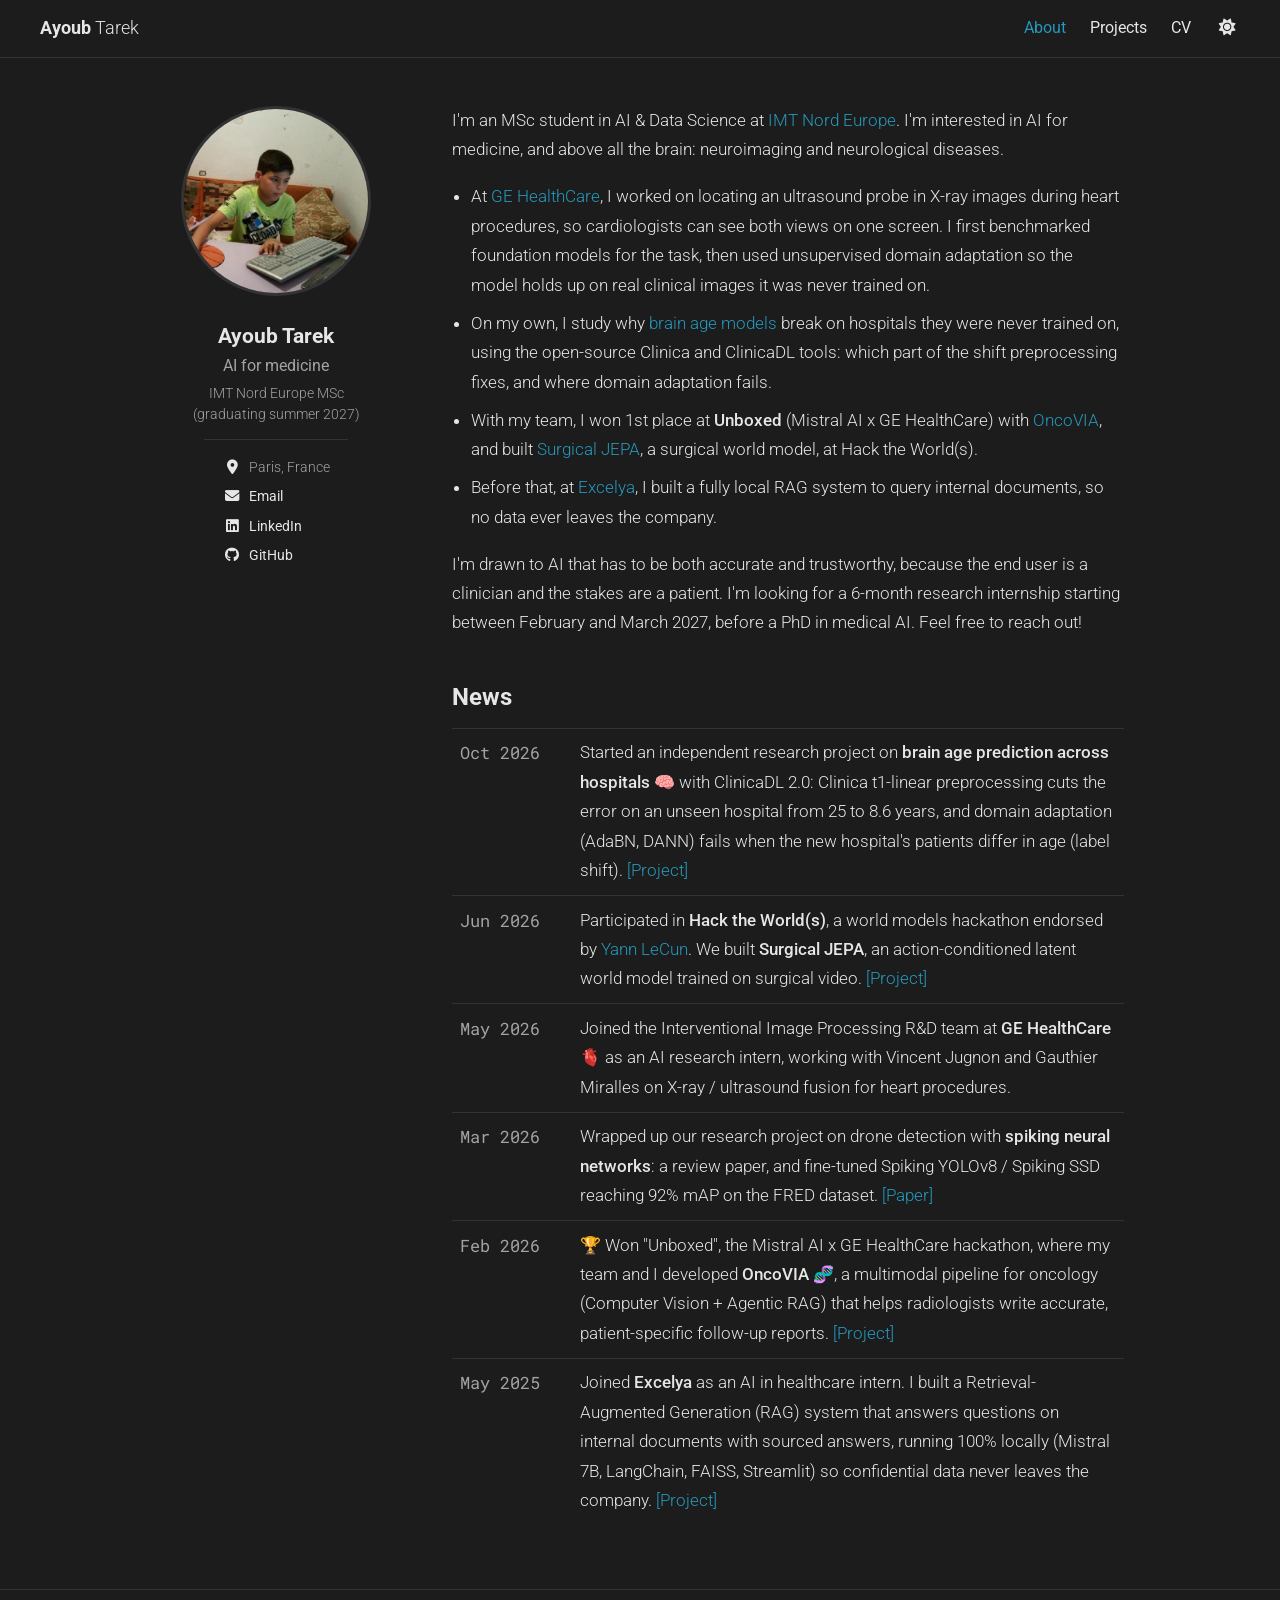
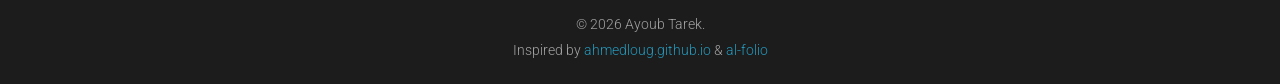
<file: index.html>
<!doctype html>
<html lang="en">
<head>
  <meta charset="utf-8">
  <meta name="viewport" content="width=device-width, initial-scale=1">
  <title>Ayoub Tarek</title>
  <meta name="description" content="Ayoub Tarek : engineering student at IMT Nord Europe (AI & Data Science), working on AI for medicine and neuroimaging.">
  <link rel="canonical" href="https://Ayoub-TAREK.github.io/">

  <!-- Set theme before paint to avoid a light/dark flash -->
  <script>
    (function () {
      var t = null;
      try { t = localStorage.getItem("theme"); } catch (e) {}
      if (!t) t = "dark"; // dark by default
      document.documentElement.setAttribute("data-theme", t);
    })();
  </script>

  <link rel="preconnect" href="https://fonts.googleapis.com">
  <link rel="preconnect" href="https://fonts.gstatic.com" crossorigin>
  <link href="https://fonts.googleapis.com/css2?family=Roboto:wght@300;400;500;700&family=Roboto+Mono&display=swap" rel="stylesheet">
  <link rel="stylesheet" href="https://cdnjs.cloudflare.com/ajax/libs/font-awesome/6.5.1/css/all.min.css">
  <link rel="stylesheet" href="assets/css/style.css">
</head>
<body>

  <nav class="navbar">
    <div class="container">
      <a class="brand" href="index.html"><strong>Ayoub</strong> Tarek</a>
      <button class="icon-btn menu-toggle" aria-label="Toggle menu" aria-expanded="false"><i class="fa-solid fa-bars"></i></button>
      <ul class="nav-links">
        <li><a href="index.html" class="active">About</a></li>
        <li><a href="projects.html">Projects</a></li>
        <li><a href="images/Ayoub_Tarek_CV.pdf?v=2" target="_blank" rel="noopener">CV</a></li>
        <li>
          <button class="icon-btn theme-toggle" aria-label="Toggle dark mode">
            <i class="fa-solid fa-moon"></i><i class="fa-solid fa-sun"></i>
          </button>
        </li>
      </ul>
    </div>
  </nav>

  <main class="container">
    <div class="about-wrapper">

      <!-- Left: profile -->
      <aside class="profile-col">
        <img src="images/profile.jpg" alt="Ayoub Tarek as a kid at the computer" class="profile-photo" width="460" height="460">
        <div class="profile-name">Ayoub Tarek</div>
        <div class="profile-title">AI for medicine</div>
        <div class="profile-institution">IMT Nord Europe MSc<br>(graduating summer 2027)</div>
        <div class="profile-divider"></div>
        <ul class="profile-social">
          <li><i class="fa-solid fa-location-dot"></i><span>Paris, France</span></li>
          <li><a href="mailto:ayoub.tarek022@gmail.com"><i class="fa-solid fa-envelope"></i>Email</a></li>
          <li><a href="https://www.linkedin.com/in/ayoub-tarek-5283b8320/" target="_blank" rel="noopener"><i class="fa-brands fa-linkedin"></i>LinkedIn</a></li>
          <li><a href="https://github.com/Ayoub-TAREK" target="_blank" rel="noopener"><i class="fa-brands fa-github"></i>GitHub</a></li>
        </ul>
      </aside>

      <!-- Right: content -->
      <div class="about-content">

        <p>
          I'm an MSc student in AI &amp; Data Science at <a href="https://imt-nord-europe.fr/" target="_blank" rel="noopener">IMT Nord Europe</a>.
          I'm interested in AI for medicine, and above all the brain: neuroimaging and neurological diseases.
        </p>

        <ul>
          <li>
            At <a href="https://www.gehealthcare.com/" target="_blank" rel="noopener">GE HealthCare</a>, I worked on locating an
            ultrasound probe in X-ray images during heart procedures, so cardiologists can see both views on one screen.
            I first benchmarked foundation models for the task, then used unsupervised domain adaptation so the model
            holds up on real clinical images it was never trained on.
          </li>
          <li>
            On my own, I study why <a href="projects.html">brain age models</a> break on hospitals they were never
            trained on, using the open-source Clinica and ClinicaDL tools: which part of the shift preprocessing fixes,
            and where domain adaptation fails.
          </li>
          <li>
            With my team, I won 1st place at <strong>Unboxed</strong> (Mistral AI x GE HealthCare) with
            <a href="projects.html">OncoVIA</a>, and built <a href="projects.html">Surgical JEPA</a>, a surgical world model, at Hack the World(s).
          </li>
          <li>
            Before that, at <a href="https://www.excelya.com/" target="_blank" rel="noopener">Excelya</a>, I built a fully local
            RAG system to query internal documents, so no data ever leaves the company.
          </li>
        </ul>

        <!-- TODO: draft, rewrite in your own voice -->
        <p>
          I'm drawn to AI that has to be both accurate and trustworthy, because the end user is a clinician and the
          stakes are a patient. I'm looking for a 6-month research internship starting between February and March 2027,
          before a PhD in medical AI. Feel free to reach out!
        </p>

    <section class="news">
      <h2>News</h2>
      <table class="news-table">
        <tbody>
          <tr>
            <th scope="row">Oct 2026</th>
            <td>
              Started an independent research project on <strong>brain age prediction across hospitals</strong> 🧠 with
              ClinicaDL 2.0: Clinica t1-linear preprocessing cuts the error on an unseen hospital from 25 to 8.6 years,
              and domain adaptation (AdaBN, DANN) fails when the new hospital's patients differ in age (label shift).
              <a href="https://github.com/Ayoub-TAREK/ixi-brain-age" target="_blank" rel="noopener">[Project]</a>
            </td>
          </tr>
          <tr>
            <th scope="row">Jun 2026</th>
            <td>
              Participated in <strong>Hack the World(s)</strong>, a world models hackathon endorsed by
              <a href="https://en.wikipedia.org/wiki/Yann_LeCun" target="_blank" rel="noopener">Yann LeCun</a>. We built
              <strong>Surgical JEPA</strong>, an action-conditioned latent world model trained on surgical video.
              <a href="https://github.com/Ayoub-TAREK/eb_jepa_hacktheworlds" target="_blank" rel="noopener">[Project]</a>
            </td>
          </tr>
          <tr>
            <th scope="row">May 2026</th>
            <td>
              Joined the Interventional Image Processing R&amp;D team at <strong>GE HealthCare</strong> 🫀 as an AI research
              intern, working with Vincent Jugnon and Gauthier Miralles on X-ray / ultrasound fusion for heart procedures.
            </td>
          </tr>
          <tr>
            <th scope="row">Mar 2026</th>
            <td>
              Wrapped up our research project on drone detection with <strong>spiking neural networks</strong>: a review
              paper, and fine-tuned Spiking YOLOv8 / Spiking SSD reaching 92% mAP on the FRED dataset.
              <a href="images/projects/drone-detection-snn.pdf" target="_blank" rel="noopener">[Paper]</a>
            </td>
          </tr>
          <tr>
            <th scope="row">Feb 2026</th>
            <td>
              🏆 Won "Unboxed", the Mistral AI x GE HealthCare hackathon, where my team and I developed
              <strong>OncoVIA 🧬</strong>, a multimodal pipeline for oncology (Computer Vision + Agentic RAG) that helps
              radiologists write accurate, patient-specific follow-up reports.
              <a href="https://github.com/Ayoub-TAREK/OncoVIA" target="_blank" rel="noopener">[Project]</a>
            </td>
          </tr>
          <tr>
            <th scope="row">May 2025</th>
            <td>
              Joined <strong>Excelya</strong> as an AI in healthcare intern. I built a Retrieval-Augmented Generation (RAG)
              system that answers questions on internal documents with sourced answers, running 100% locally
              (Mistral 7B, LangChain, FAISS, Streamlit) so confidential data never leaves the company.
              <a href="https://github.com/Ayoub-TAREK/RAG-project-1" target="_blank" rel="noopener">[Project]</a>
            </td>
          </tr>
        </tbody>
      </table>
    </section>

      </div>
    </div>

  </main>

  <footer class="footer">
    <div class="container">
      <p>© <span id="year">2026</span> Ayoub Tarek.</p>
      <p>Inspired by <a href="https://ahmedloug.github.io/" target="_blank" rel="noopener">ahmedloug.github.io</a> &amp; <a href="https://github.com/alshedivat/al-folio" target="_blank" rel="noopener">al-folio</a></p>
    </div>
  </footer>

  <script src="assets/js/main.js"></script>
</body>
</html>
</file>
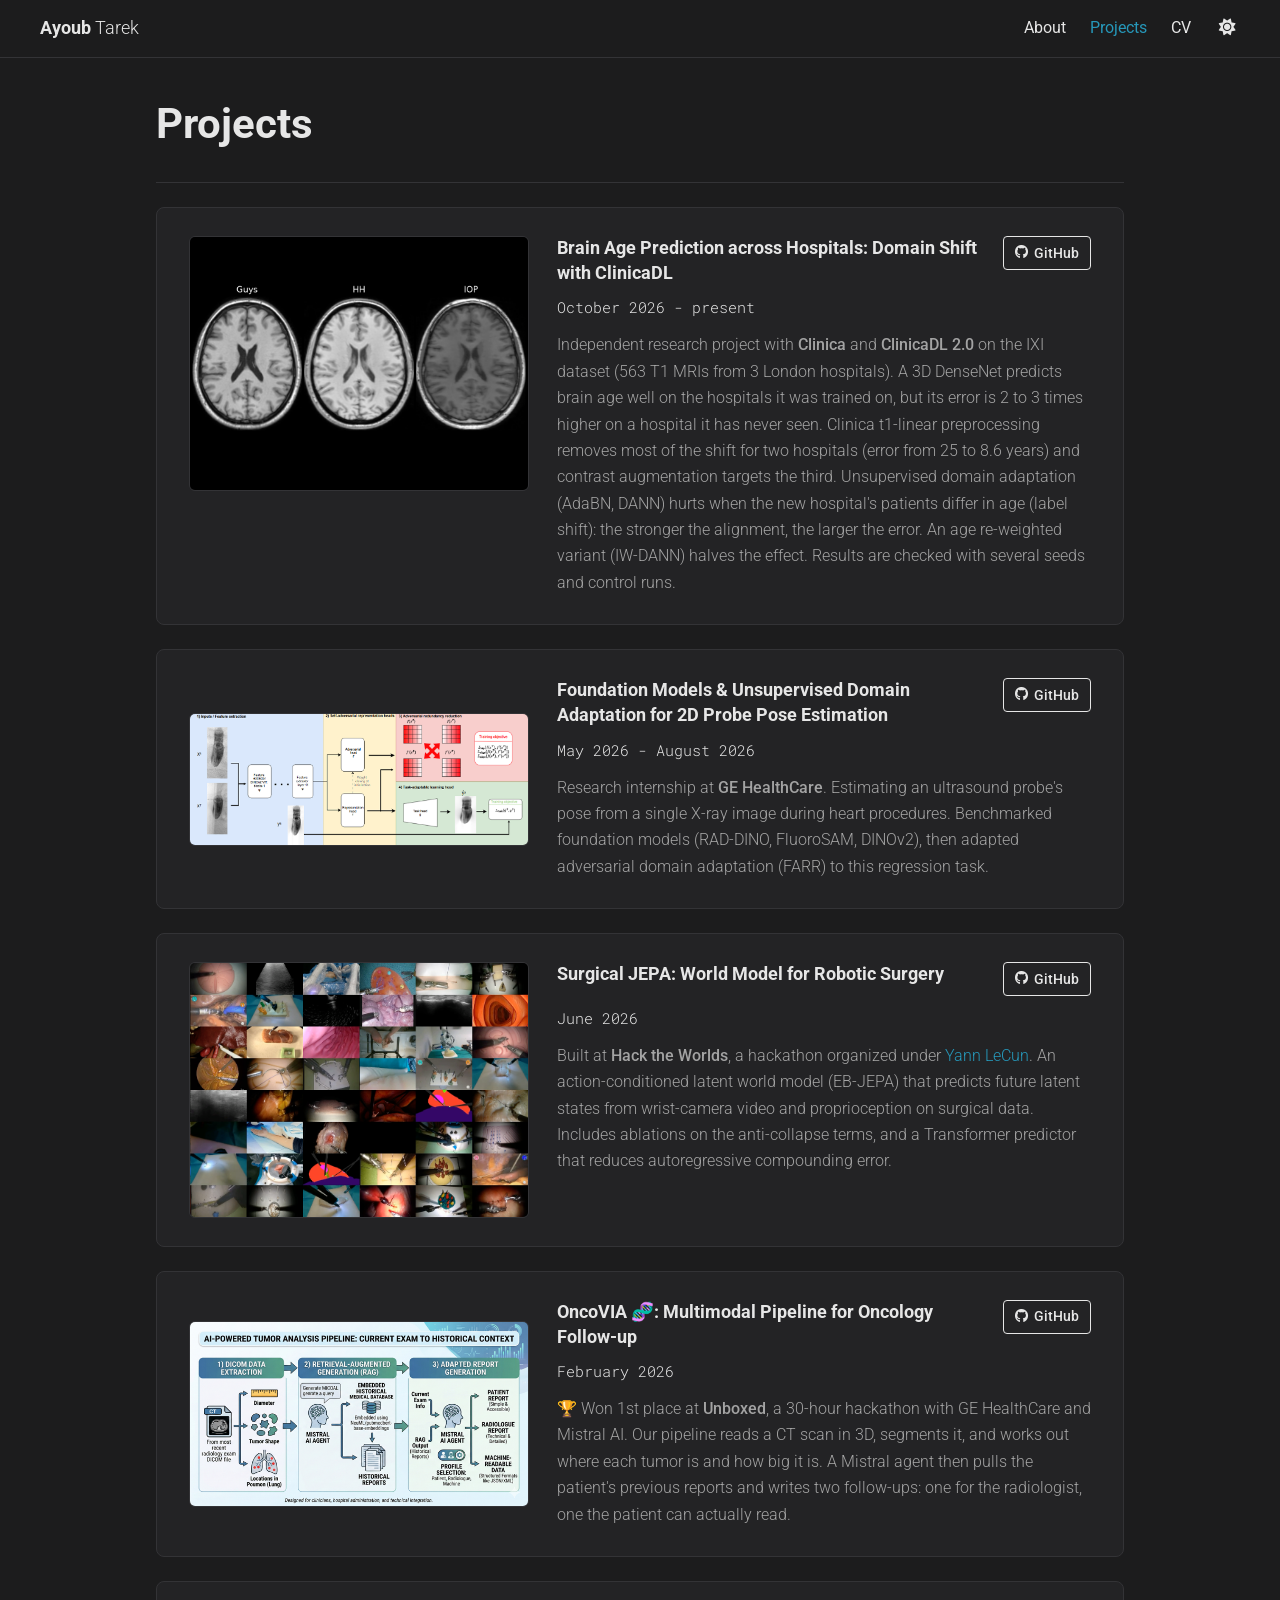
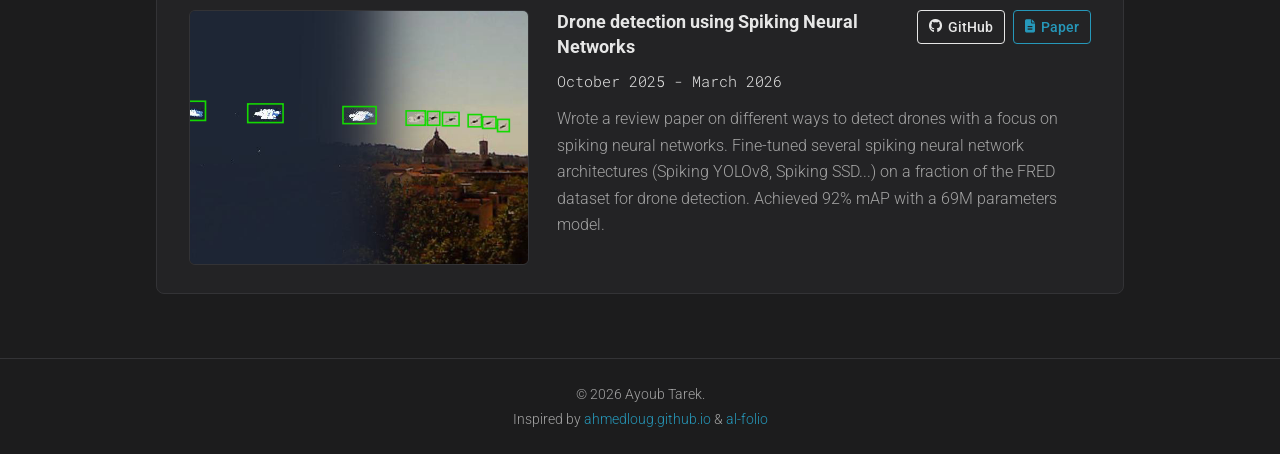
<file: projects.html>
<!doctype html>
<html lang="en">
<head>
  <meta charset="utf-8">
  <meta name="viewport" content="width=device-width, initial-scale=1">
  <title>Projects · Ayoub Tarek</title>
  <meta name="description" content="Projects by Ayoub Tarek: medical AI, world models, spiking neural networks.">

  <script>
    (function () {
      var t = null;
      try { t = localStorage.getItem("theme"); } catch (e) {}
      if (!t) t = "dark"; // dark by default
      document.documentElement.setAttribute("data-theme", t);
    })();
  </script>

  <link rel="preconnect" href="https://fonts.googleapis.com">
  <link rel="preconnect" href="https://fonts.gstatic.com" crossorigin>
  <link href="https://fonts.googleapis.com/css2?family=Roboto:wght@300;400;500;700&family=Roboto+Mono&display=swap" rel="stylesheet">
  <link rel="stylesheet" href="https://cdnjs.cloudflare.com/ajax/libs/font-awesome/6.5.1/css/all.min.css">
  <link rel="stylesheet" href="assets/css/style.css">
</head>
<body>

  <nav class="navbar">
    <div class="container">
      <a class="brand" href="index.html"><strong>Ayoub</strong> Tarek</a>
      <button class="icon-btn menu-toggle" aria-label="Toggle menu" aria-expanded="false"><i class="fa-solid fa-bars"></i></button>
      <ul class="nav-links">
        <li><a href="index.html">About</a></li>
        <li><a href="projects.html" class="active">Projects</a></li>
        <li><a href="images/Ayoub_Tarek_CV.pdf?v=2" target="_blank" rel="noopener">CV</a></li>
        <li>
          <button class="icon-btn theme-toggle" aria-label="Toggle dark mode">
            <i class="fa-solid fa-moon"></i><i class="fa-solid fa-sun"></i>
          </button>
        </li>
      </ul>
    </div>
  </nav>

  <main class="container">

    <header class="page-header">
      <h1 class="page-title"><strong>Projects</strong></h1>
    </header>

    <!--
      To add a project: copy one <article class="project-card"> block.
      Square photos use class="project-thumb"; diagrams use class="project-thumb wide" so they aren't cropped.
    -->
    <section class="projects-list">

      <!-- Brain age across hospitals (independent project) -->
      <article class="project-card">
        <a class="project-thumb-link" href="images/projects/brain-age-sites.png" target="_blank" rel="noopener"><img class="project-thumb" src="images/projects/brain-age-sites.png" alt="T1 MRI slices of three 45-year-old subjects from the Guys, HH and IOP hospitals (IXI dataset) after Clinica t1-linear: the IOP image is darker, with less contrast between tissues"></a>
        <div class="project-body">
          <div class="project-header">
            <h3 class="project-title">Brain Age Prediction across Hospitals: Domain Shift with ClinicaDL</h3>
            <div class="project-links">
              <a href="https://github.com/Ayoub-TAREK/ixi-brain-age" class="badge-link badge-github" target="_blank" rel="noopener">
                <i class="fa-brands fa-github"></i> GitHub
              </a>
            </div>
          </div>
          <span class="project-date">October 2026 - present</span>
          <p class="project-description">
            Independent research project with <strong>Clinica</strong> and <strong>ClinicaDL 2.0</strong> on the IXI
            dataset (563 T1 MRIs from 3 London hospitals). A 3D DenseNet predicts brain age well on the hospitals it
            was trained on, but its error is 2 to 3 times higher on a hospital it has never seen. Clinica t1-linear
            preprocessing removes most of the shift for two hospitals (error from 25 to 8.6 years) and contrast
            augmentation targets the third. Unsupervised domain adaptation (AdaBN, DANN) hurts when the new hospital's
            patients differ in age (label shift): the stronger the alignment, the larger the error. An age re-weighted variant
            (IW-DANN) halves the effect. Results are checked with several seeds and control runs.
          </p>
        </div>
      </article>

      <!-- GE HealthCare internship -->
      <article class="project-card">
        <a class="project-thumb-link" href="images/projects/ge-uda-architecture.png" target="_blank" rel="noopener"><img class="project-thumb wide" src="images/projects/ge-uda-architecture.png" alt="UDA architecture: shared feature extractor, adversarial and representation heads, redundancy reduction, task head"></a>
        <div class="project-body">
          <div class="project-header">
            <h3 class="project-title">Foundation Models &amp; Unsupervised Domain Adaptation for 2D Probe Pose Estimation</h3>
            <div class="project-links">
              <a href="https://github.com/Ayoub-TAREK/Stage-GE-Healthcare-2026" class="badge-link badge-github" target="_blank" rel="noopener">
                <i class="fa-brands fa-github"></i> GitHub
              </a>
            </div>
          </div>
          <span class="project-date">May 2026 - August 2026</span>
          <p class="project-description">
            Research internship at <strong>GE HealthCare</strong>. Estimating an ultrasound probe's pose from a
            single X-ray image during heart procedures. Benchmarked foundation models (RAD-DINO, FluoroSAM, DINOv2),
            then adapted adversarial domain adaptation (FARR) to this regression task.
          </p>
        </div>
      </article>

      <!-- Surgical JEPA -->
      <article class="project-card">
        <a class="project-thumb-link" href="images/projects/surgical-jepa.png" target="_blank" rel="noopener"><img class="project-thumb" src="images/projects/surgical-jepa.png" alt="Surgical JEPA world model"></a>
        <div class="project-body">
          <div class="project-header">
            <h3 class="project-title">Surgical JEPA: World Model for Robotic Surgery</h3>
            <div class="project-links">
              <a href="https://github.com/Ayoub-TAREK/eb_jepa_hacktheworlds" class="badge-link badge-github" target="_blank" rel="noopener">
                <i class="fa-brands fa-github"></i> GitHub
              </a>
            </div>
          </div>
          <span class="project-date">June 2026</span>
          <p class="project-description">
            Built at <strong>Hack the Worlds</strong>, a hackathon organized under
            <a href="https://en.wikipedia.org/wiki/Yann_LeCun" target="_blank" rel="noopener">Yann LeCun</a>.
            An action-conditioned latent world model (EB-JEPA) that predicts future latent states from
            wrist-camera video and proprioception on surgical data. Includes ablations on the anti-collapse
            terms, and a Transformer predictor that reduces autoregressive compounding error.
          </p>
        </div>
      </article>

      <!-- OncoVIA -->
      <article class="project-card">
        <a class="project-thumb-link" href="images/projects/oncovia.png" target="_blank" rel="noopener"><img class="project-thumb wide" src="images/projects/oncovia.png" alt="OncoVIA pipeline: DICOM data extraction, retrieval-augmented generation, adapted report generation"></a>
        <div class="project-body">
          <div class="project-header">
            <h3 class="project-title">OncoVIA 🧬: Multimodal Pipeline for Oncology Follow-up</h3>
            <div class="project-links">
              <a href="https://github.com/Ayoub-TAREK/OncoVIA" class="badge-link badge-github" target="_blank" rel="noopener">
                <i class="fa-brands fa-github"></i> GitHub
              </a>
            </div>
          </div>
          <span class="project-date">February 2026</span>
          <p class="project-description">
            🏆 Won 1st place at <strong>Unboxed</strong>, a 30-hour hackathon with GE HealthCare and Mistral AI.
            Our pipeline reads a CT scan in 3D, segments it, and works out where each tumor is and how big it is.
            A Mistral agent then pulls the patient's previous reports and writes two follow-ups: one for the
            radiologist, one the patient can actually read.
          </p>
        </div>
      </article>

      <!-- Drone detection (SNN) -->
      <article class="project-card">
        <a class="project-thumb-link" href="images/projects/fred.png" target="_blank" rel="noopener"><img class="project-thumb" src="images/projects/fred.png" alt="FRED dataset sample for drone detection"></a>
        <div class="project-body">
          <div class="project-header">
            <h3 class="project-title">Drone detection using Spiking Neural Networks</h3>
            <div class="project-links">
              <a href="https://github.com/Ayoub-TAREK/PDR-detection-de-drone-IMT" class="badge-link badge-github" target="_blank" rel="noopener">
                <i class="fa-brands fa-github"></i> GitHub
              </a>
              <a href="images/projects/drone-detection-snn.pdf" class="badge-link badge-report" target="_blank" rel="noopener">
                <i class="fa-solid fa-file-lines"></i> Paper
              </a>
            </div>
          </div>
          <span class="project-date">October 2025 - March 2026</span>
          <p class="project-description">
            Wrote a review paper on different ways to detect drones with a focus on spiking neural networks.
            Fine-tuned several spiking neural network architectures (Spiking YOLOv8, Spiking SSD...)
            on a fraction of the FRED dataset for drone detection. Achieved 92% mAP with a 69M parameters model.
          </p>
        </div>
      </article>

    </section>

  </main>

  <footer class="footer">
    <div class="container">
      <p>© <span id="year">2026</span> Ayoub Tarek.</p>
      <p>Inspired by <a href="https://ahmedloug.github.io/" target="_blank" rel="noopener">ahmedloug.github.io</a> &amp; <a href="https://github.com/alshedivat/al-folio" target="_blank" rel="noopener">al-folio</a></p>
    </div>
  </footer>

  <script src="assets/js/main.js"></script>
</body>
</html>
</file>
<file: assets/css/style.css>
/* ==========================================================================
   Ayoub Tarek — personal academic site
   Minimal theme inspired by ahmedloug.github.io & al-folio
   ========================================================================== */

/* ---------- Theme tokens ---------- */
:root {
  --bg: #ffffff;
  --text: #212529;
  --muted: #6c757d;
  --accent: #b509ac;
  --accent-soft: rgba(181, 9, 172, 0.08);
  --border: #e6e6e6;
  --card: #ffffff;
  --shadow: 0 6px 20px rgba(0, 0, 0, 0.08);
  --todo-bg: #fff3cd;
  --todo-text: #7a5b00;
  --nav-h: 58px;
  --maxw: 1000px;
  color-scheme: light;
}

:root[data-theme="dark"] {
  --bg: #1c1c1d;
  --text: #e6e6e6;
  --muted: #a3a3a3;
  --accent: #2698ba;
  --accent-soft: rgba(38, 152, 186, 0.12);
  --border: #333336;
  --card: #232325;
  --shadow: 0 6px 20px rgba(0, 0, 0, 0.4);
  --todo-bg: #4a3d10;
  --todo-text: #ffe08a;
  color-scheme: dark;
}

/* ---------- Base ---------- */
*,
*::before,
*::after { box-sizing: border-box; }

html { scroll-padding-top: calc(var(--nav-h) + 16px); }

body {
  margin: 0;
  padding-top: var(--nav-h);
  background: var(--bg);
  color: var(--text);
  font-family: "Roboto", system-ui, -apple-system, "Segoe UI", sans-serif;
  font-weight: 300;
  font-size: 1rem;
  line-height: 1.65;
  transition: background-color 0.2s ease, color 0.2s ease;
  -webkit-font-smoothing: antialiased;
}

a { color: var(--accent); text-decoration: none; }
a:hover { text-decoration: underline; }

strong, b { font-weight: 500; }

h1, h2, h3 { font-weight: 400; line-height: 1.25; }

h2 {
  font-size: 1.5rem;
  margin: 2.5rem 0 1rem;
  color: var(--accent);
}

img { max-width: 100%; height: auto; }

.container {
  max-width: var(--maxw);
  margin: 0 auto;
  padding: 0 16px;
}

/* Visible placeholder for things to fill in — remove once done */
.todo {
  background: var(--todo-bg);
  color: var(--todo-text);
  font-size: 0.85em;
  font-weight: 400;
  padding: 0 0.35em;
  border-radius: 3px;
}

/* ---------- Navbar ---------- */
.navbar {
  position: fixed;
  inset: 0 0 auto 0;
  height: var(--nav-h);
  background: var(--bg);
  border-bottom: 1px solid var(--border);
  z-index: 100;
  transition: background-color 0.2s ease;
}

/* Navbar spans the full width: name in the top-left corner, links on the far right */
.navbar .container {
  max-width: none;
  padding: 0 40px;
  height: 100%;
  display: flex;
  align-items: center;
  justify-content: space-between;
}

.brand {
  color: var(--text);
  font-size: 1.15rem;
  font-weight: 300;
}
.brand strong { font-weight: 700; }
.brand:hover { text-decoration: none; color: var(--accent); }

.nav-links {
  display: flex;
  align-items: center;
  gap: 1.5rem;
  list-style: none;
  margin: 0;
  padding: 0;
}

.nav-links a {
  color: var(--text);
  font-weight: 400;
}
.nav-links a:hover,
.nav-links a.active {
  color: var(--accent);
  text-decoration: none;
}

.icon-btn {
  background: none;
  border: 0;
  padding: 0.25rem;
  color: var(--text);
  font-size: 1.05rem;
  cursor: pointer;
  line-height: 1;
}
.icon-btn:hover { color: var(--accent); }

/* Show moon in light mode, sun in dark mode */
.theme-toggle .fa-sun { display: none; }
:root[data-theme="dark"] .theme-toggle .fa-sun { display: inline; }
:root[data-theme="dark"] .theme-toggle .fa-moon { display: none; }

.menu-toggle { display: none; font-size: 1.3rem; }

@media (max-width: 640px) {
  .navbar .container { padding: 0 16px; }
  .menu-toggle { display: block; }
  .nav-links {
    position: absolute;
    top: var(--nav-h);
    left: 0;
    right: 0;
    flex-direction: column;
    align-items: flex-start;
    gap: 0;
    background: var(--bg);
    border-bottom: 1px solid var(--border);
    padding: 0.5rem 16px 1rem;
    display: none;
  }
  .nav-links.open { display: flex; }
  .nav-links li { width: 100%; padding: 0.45rem 0; }
}

/* ---------- Page header ---------- */
.page-header { padding: 2.5rem 0 0.5rem; }

.page-title {
  font-size: 2.6rem;
  font-weight: 300;
  margin: 0;
}
.page-title strong { font-weight: 700; }

.page-desc {
  color: var(--muted);
  margin: 0.4rem 0 0;
}

/* ---------- About ---------- */
/* Two columns: profile on the left, text on the right */
.about-wrapper {
  display: grid;
  grid-template-columns: 240px 1fr;
  gap: 3.5rem;
  padding-top: 3rem;
}

.profile-col {
  text-align: center;
  align-self: start;
  position: sticky;
  top: calc(var(--nav-h) + 2rem);
}

.profile-photo {
  width: 190px;
  height: 190px;
  object-fit: cover;
  border-radius: 50%;
  border: 3px solid var(--border);
}

.profile-name { font-size: 1.3rem; font-weight: 700; margin-top: 0.9rem; }
.profile-title { color: var(--muted); font-weight: 400; }
.profile-institution { font-size: 0.85rem; color: var(--muted); line-height: 1.5; margin-top: 0.25rem; }

.profile-divider {
  height: 1px;
  background: var(--border);
  margin: 0.9rem auto;
  width: 60%;
}

.profile-social {
  list-style: none;
  padding: 0;
  margin: 0 auto;
  display: inline-flex;
  flex-direction: column;
  gap: 0.35rem;
  text-align: left;
  font-size: 0.9rem;
}
.profile-social i { width: 1.4em; text-align: center; margin-right: 0.4rem; }
.profile-social span { color: var(--muted); }
.profile-social a { color: var(--text); font-weight: 400; }
.profile-social a:hover { color: var(--accent); text-decoration: none; }

.about-content { font-size: 1.05rem; line-height: 1.75; min-width: 0; }
.about-content p { margin: 0 0 1.1rem; }
.about-content ul { padding-left: 1.2rem; margin: 0 0 1.1rem; }
.about-content li { margin-bottom: 0.55rem; }

.about-content h2 { color: var(--text); font-weight: 700; margin-top: 2.75rem; }

@media (max-width: 760px) {
  .page-title { font-size: 2rem; }
  .about-wrapper { grid-template-columns: 1fr; gap: 2rem; padding-top: 2rem; }
  .profile-col { position: static; }
}

/* ---------- News ---------- */

.news-table {
  width: 100%;
  border-collapse: collapse;
}

.news-table th,
.news-table td {
  text-align: left;
  vertical-align: top;
  padding: 0.6rem 0.5rem;
  border-top: 1px solid var(--border);
}

.news-table th {
  width: 7.5rem;
  font-family: "Roboto Mono", ui-monospace, Consolas, monospace;
  font-weight: 400;
  color: var(--muted);
  white-space: nowrap;
}

@media (max-width: 640px) {
  .news-table th,
  .news-table td { display: block; width: auto; border: 0; padding: 0; }
  .news-table tr { display: block; border-top: 1px solid var(--border); padding: 0.6rem 0; }
  .news-table th { color: var(--muted); font-size: 0.9rem; }
}

/* ---------- Social ---------- */
.social {
  display: flex;
  justify-content: center;
  gap: 1.5rem;
  font-size: 1.8rem;
  margin: 3rem 0 1rem;
}
.social a { color: var(--text); }
.social a:hover { color: var(--accent); text-decoration: none; }

.contact-note {
  text-align: center;
  color: var(--muted);
  font-size: 0.9rem;
}

/* ---------- Projects ---------- */
.projects-list {
  display: flex;
  flex-direction: column;
  gap: 1.5rem;
  margin: 1.5rem 0 2rem;
  padding-top: 1.5rem;
  border-top: 1px solid var(--border);
}

/* Horizontal card: thumbnail left, text right */
.project-card {
  display: flex;
  gap: 1.75rem;
  align-items: flex-start;
  background: var(--card);
  border: 1px solid var(--border);
  border-radius: 8px;
  padding: 1.75rem 2rem;
  transition: border-color 0.15s ease, box-shadow 0.15s ease;
}
.project-card:hover { border-color: var(--muted); box-shadow: var(--shadow); }

/* Same frame for every thumbnail so all text columns line up.
   The link opens the full-size image in a new tab. */
.project-thumb-link {
  flex: 0 0 340px;
  min-width: 0;
  display: block;
  border-radius: 6px;
  overflow: hidden;
  border: 1px solid var(--border);
}

.project-thumb {
  display: block;
  width: 100%;
  aspect-ratio: 4 / 3;
  object-fit: cover;
  transition: transform 0.2s ease;
}
.project-thumb-link:hover .project-thumb { transform: scale(1.03); }

/* Diagrams: wider frame, natural height, never cropped, centred against the text */
.project-thumb.wide { aspect-ratio: auto; }
.project-thumb-link:has(.wide) { align-self: center; }

.project-body { flex: 1; min-width: 0; }

.project-header {
  display: flex;
  justify-content: space-between;
  align-items: flex-start;
  gap: 1rem;
}

.project-title { font-size: 1.15rem; font-weight: 700; margin: 0; line-height: 1.35; }

.project-links { display: flex; flex-wrap: wrap; gap: 0.5rem; flex-shrink: 0; }

.badge-link {
  display: inline-flex;
  align-items: center;
  gap: 0.35rem;
  font-size: 0.85rem;
  font-weight: 500;
  padding: 0.3rem 0.7rem;
  border-radius: 4px;
  border: 1px solid currentColor;
  white-space: nowrap;
}
.badge-link:hover { text-decoration: none; opacity: 0.85; }
.badge-github { color: var(--text); }
.badge-report { color: var(--accent); }

.project-date {
  display: block;
  font-family: "Roboto Mono", ui-monospace, Consolas, monospace;
  font-size: 0.95rem;
  margin: 0.6rem 0 0.75rem;
}

.project-description { color: var(--muted); margin: 0; }

@media (max-width: 720px) {
  .project-card { flex-direction: column; align-items: stretch; gap: 1.1rem; padding: 1.25rem; }
  .project-thumb-link,
  .project-thumb-link:has(.wide) { flex-basis: auto; align-self: stretch; }
  .project-thumb { aspect-ratio: 16 / 9; }
  .project-thumb.wide { aspect-ratio: auto; }
  .project-header { flex-direction: column; gap: 0.6rem; }
}

/* ---------- Footer ---------- */
.footer {
  border-top: 1px solid var(--border);
  margin-top: 4rem;
  padding: 1.25rem 0;
  color: var(--muted);
  font-size: 0.85rem;
  text-align: center;
}
.footer p { margin: 0.2rem 0; }
</file>
